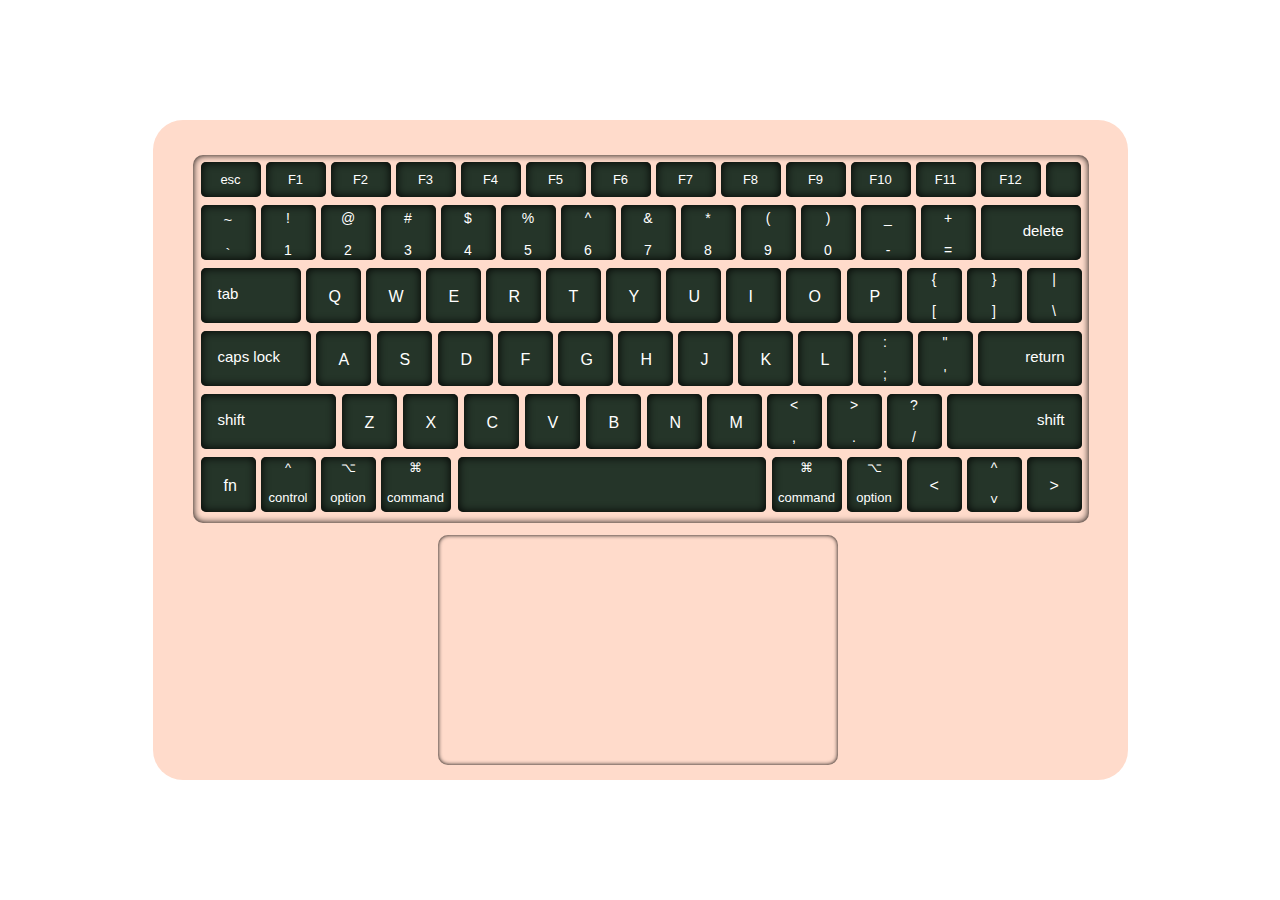
<file: index.html>
<!DOCTYPE html>
<html lang="en" dir="ltr">
  <head>
    <meta charset="utf-8">

    <link rel="stylesheet" href="styles.css">
    <title>CSSimage3</title>
  </head>
  <body>
    <div class="container">
      <div class="outsquare">
        <div class="keypadsquare">
          <div class="flbutton button1"><p style="text-align: center; font-size: 13px; margin:10px;">esc</p></div>
          <div class="flbutton button2"><p style="text-align: center; font-size: 13px; margin:10px;">F1</p></div>
          <div class="flbutton button3"><p style="text-align: center; font-size: 13px; margin:10px;">F2</p></div>
          <div class="flbutton button4"><p style="text-align: center; font-size: 13px; margin:10px;">F3</p></div>
          <div class="flbutton button5"><p style="text-align: center; font-size: 13px; margin:10px;">F4</p></div>
          <div class="flbutton button6"><p style="text-align: center; font-size: 13px; margin:10px;">F5</p></div>
          <div class="flbutton button7"><p style="text-align: center; font-size: 13px; margin:10px;">F6</p></div>
          <div class="flbutton button8"><p style="text-align: center; font-size: 13px; margin:10px;">F7</p></div>
          <div class="flbutton button9"><p style="text-align: center; font-size: 13px; margin:10px;">F8</p></div>
          <div class="flbutton button10"><p style="text-align: center; font-size: 13px; margin:10px;">F9</p></div>
          <div class="flbutton button11"><p style="text-align: center; font-size: 13px; margin:10px;">F10</p></div>
          <div class="flbutton button12"><p style="text-align: center; font-size: 13px; margin:10px;">F11</p></div>
          <div class="flbutton button13"><p style="text-align: center; font-size: 13px; margin:10px;">F12</p></div>
          <div class="powerbutton button14"></div>

          <div class="sqbutton button15"><p style="text-align: center; font-size: 15px; margin:6px;">~<br><br>`</p></div>
          <div class="sqbutton button16"><p style="text-align: center; font-size: 14px; margin:5px;">!<br><br>1</p></div>
          <div class="sqbutton button17"><p style="text-align: center; font-size: 14px; margin:5px;">@<br><br>2</p></div>
          <div class="sqbutton button18"><p style="text-align: center; font-size: 14px; margin:5px;">#<br><br>3</p></div>
          <div class="sqbutton button19"><p style="text-align: center; font-size: 14px; margin:5px;">$<br><br>4</p></div>
          <div class="sqbutton button20"><p style="text-align: center; font-size: 14px; margin:5px;">%<br><br>5</p></div>
          <div class="sqbutton button21"><p style="text-align: center; font-size: 14px; margin:5px;">^<br><br>6</p></div>
          <div class="sqbutton button22"><p style="text-align: center; font-size: 14px; margin:5px;">&<br><br>7</p></div>
          <div class="sqbutton button23"><p style="text-align: center; font-size: 14px; margin:5px;">*<br><br>8</p></div>
          <div class="sqbutton button24"><p style="text-align: center; font-size: 14px; margin:5px;">(<br><br>9</p></div>
          <div class="sqbutton button25"><p style="text-align: center; font-size: 14px; margin:5px;">)<br><br>0</p></div>
          <div class="sqbutton button26"><p style="text-align: center; font-size: 14px; margin:5px;">_<br><br>-</p></div>
          <div class="sqbutton button27"><p style="text-align: center; font-size: 14px; margin:5px;">+<br><br>=</p></div>
          <div class="deletebutton button28"><p style="text-align:right; font-size: 15px; margin:17px;">delete</p></div>

          <div class="tabbutton button29"><p style="text-align:left; font-size: 15px; margin:17px;">tab</p></div>
          <div class="sqbutton button30"><p>Q</p></div>
          <div class="sqbutton button31"><p>W</p></div>
          <div class="sqbutton button32"><p>E</p></div>
          <div class="sqbutton button33"><p>R</p></div>
          <div class="sqbutton button34"><p>T</p></div>
          <div class="sqbutton button35"><p>Y</p></div>
          <div class="sqbutton button36"><p>U</p></div>
          <div class="sqbutton button37"><p>I</p></div>
          <div class="sqbutton button38"><p>O</p></div>
          <div class="sqbutton button39"><p>P</p></div>
          <div class="sqbutton button40"><p style="text-align: center; font-size: 14px; margin:3px;">{<br><br>[</p></div>
          <div class="sqbutton button41"><p style="text-align: center; font-size: 14px; margin:3px;">}<br><br>]</p></div>
          <div class="sqbutton button42"><p style="text-align: center; font-size: 14px; margin:3px;">|<br><br>\</p></div>

          <div class="capsbutton button43"><p style="text-align:left; font-size: 15px; margin:17px;">caps lock</p></div>
          <div class="sqbutton button44"><p>A</p></div>
          <div class="sqbutton button45"><p>S</p></div>
          <div class="sqbutton button46"><p>D</p></div>
          <div class="sqbutton button47"><p>F</p></div>
          <div class="sqbutton button48"><p>G</p></div>
          <div class="sqbutton button49"><p>H</p></div>
          <div class="sqbutton button50"><p>J</p></div>
          <div class="sqbutton button51"><p>K</p></div>
          <div class="sqbutton button52"><p>L</p></div>
          <div class="sqbutton button53"><p style="text-align: center; font-size: 14px; margin:3px;">:<br><br>;</p></div>
          <div class="sqbutton button54"><p style="text-align: center; font-size: 14px; margin:3px;">"<br><br>'</p></div>
          <div class="returnbutton button55"><p style="text-align: right; font-size: 15px; margin:17px;">return</p></div>

          <div class="shiftbutton button56"><p style="text-align: left; font-size: 15px; margin:17px;">shift</p></div>
          <div class="sqbutton button57"><p>Z</p></div>
          <div class="sqbutton button58"><p>X</p></div>
          <div class="sqbutton button59"><p>C</p></div>
          <div class="sqbutton button60"><p>V</p></div>
          <div class="sqbutton button61"><p>B</p></div>
          <div class="sqbutton button62"><p>N</p></div>
          <div class="sqbutton button63"><p>M</p></div>
          <div class="sqbutton button64"><p style="text-align: center; font-size: 14px; margin:3px;"><<br><br>,</p></div>
          <div class="sqbutton button65"><p style="text-align: center; font-size: 14px; margin:3px;">><br><br>.</p></div>
          <div class="sqbutton button66"><p style="text-align: center; font-size: 14px; margin:3px;">?<br><br>/</p></div>
          <div class="shiftbutton button67"><p style="text-align: right; font-size: 15px; margin:17px;">shift</p></div>

          <div class="sqbutton button68"><p>fn</p></div>
          <div class="sqbutton button69"><p style="text-align: center; font-size: 13px; margin:3px;">^<br><br>control</p></div>
          <div class="sqbutton button70"><p style="text-align: center; font-size: 13px; margin:3px;">⌥<br><br>option</p></div>
          <div class="cmdbutton button71"><p style="text-align: center; font-size: 13px; margin:3px;">⌘<br><br>command</p></div>
          <div class="spacebutton button72"></div>
          <div class="cmdbutton button73"><p style="text-align: center; font-size: 13px; margin:3px;">⌘<br><br>command</p></div>
          <div class="sqbutton button74"><p style="text-align: center; font-size: 13px; margin:3px;">⌥<br><br>option</p></div>
          <div class="sqbutton button75"><p><</p></div>
          <div class="sqbutton button76"><p style="text-align: center; font-size: 14px; margin:3px;">^<br><br>˅</p></div>
          <div class="sqbutton button77"><p>></p></div>
        </div>
        <div class="touchpad"></div>
      </div>
    </div>
  </body>
</html>
</file>
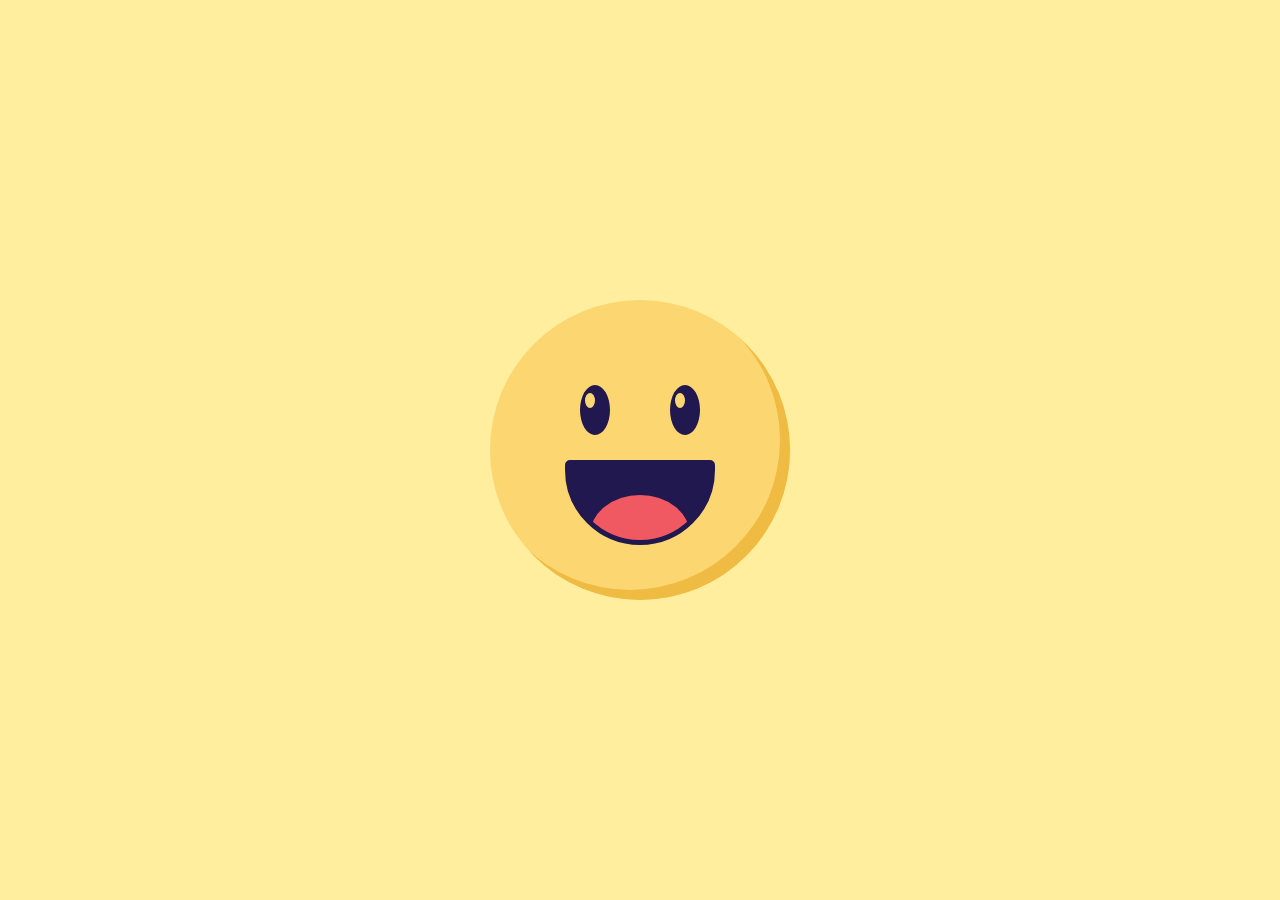
<file: index1.html>
<!DOCTYPE html>
<html lang="en" dir="ltr">
  <head>
    <meta charset="utf-8">
    <link rel="stylesheet" href="styles1.css">
    <title>CSSimage1</title>
  </head>
  <body>


      <div class="head">
        <div class="face">
          <div class="mouth">
            <div class="tongue"></div>
          </div>
          <div class="eye-group">
            <div class="eye eye-left">
              <div class="pupil"></div>
            </div>
            <div class="eye eye-right">
              <div class="pupil"></div>
            </div>
         </div>
        </div>
      </div>

  </body>
</html>
</file>
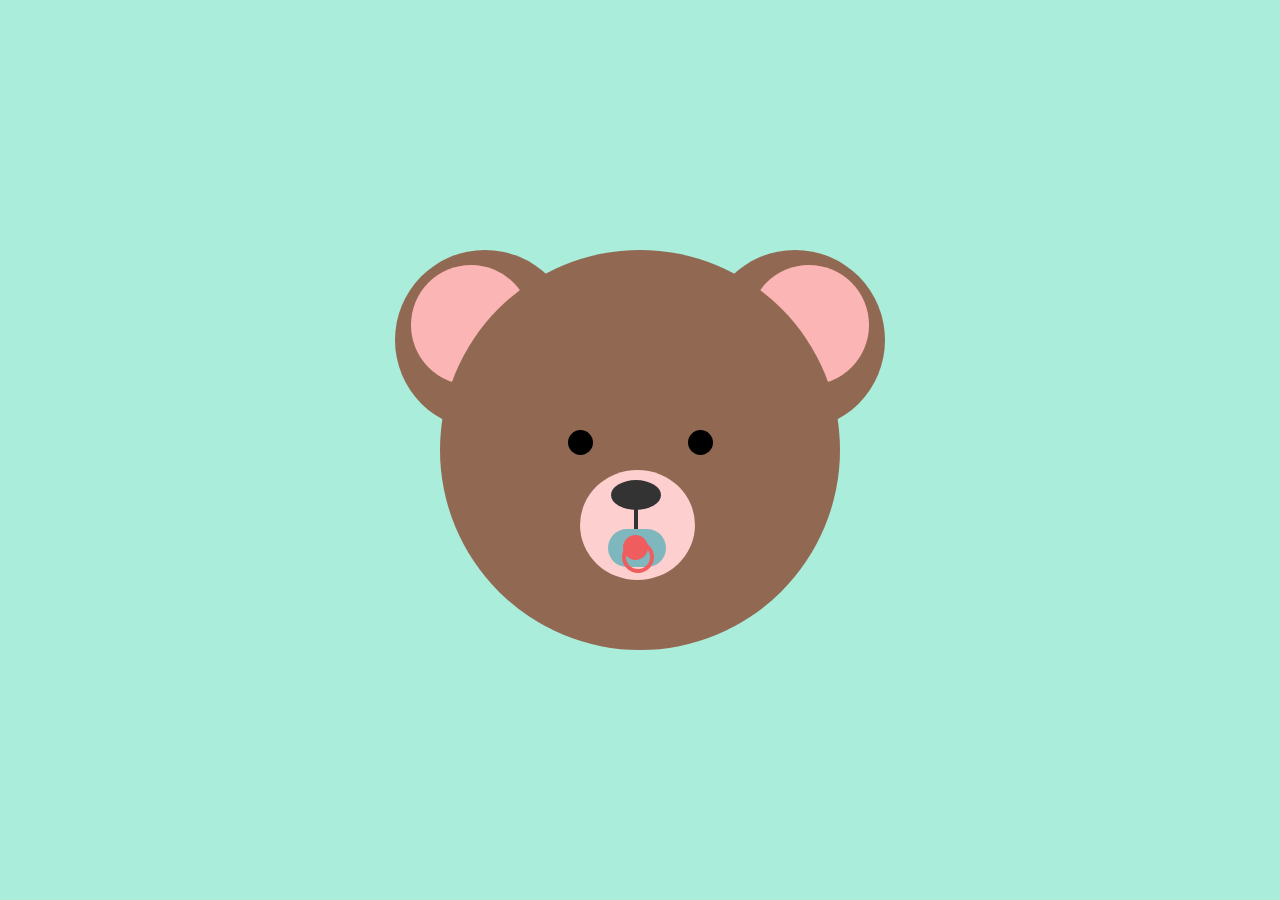
<file: index2.html>
<!DOCTYPE html>
<html lang="en" dir="ltr">
  <head>
    <meta charset="utf-8">
    <link rel="stylesheet" href="styles2.css">
    <title>CSSimage2</title>
  </head>
  <body>
    <div class="container">
      <div class="ears">
        <div class="ear ear-left">
          <div class="inner-left"></div>
        </div>
        <div class="ear ear-right">
          <div class="inner-right"></div>
        </div>
      </div>
      <div class="face">
        <div class="eyes">
          <div class="eye eye-left"></div>
          <div class="eye eye-right"></div>
        </div>
        <div class="snout">
          <div class="nose"></div>
          <div class="bridge"></div>
          <div class="mouth"></div>
          <div class="paci">
            <div class="mid"></div>
            <div class="ring"></div>
          </div>
        </div>
      </div>
    </div>

  </body>
</html>
</file>
<file: styles.css>
html{
  overflow: scroll;
}
body {
  height: 100%;
  width: 100%;
  overflow: hidden;
  padding: 0;
  margin: 0;
}
.container,.outsquare,.keypadsquare,.touchpad,.sqbutton
{
  position: absolute;
}
/*
span
{
  margin-left:20px;
  font-family: sans-serif;
  font-size:12px;
  background: green;
}*/
p
{
  margin:20px 23px;
  font-family: sans-serif;
}
.container
{
  margin: auto;
  top: 0;
  bottom: 0;
  left: 0;
  right: 0;
  width:975px;
  height: 660px;
}

.outsquare
{
  width: 975px;
  height: 660px;
  background: rgba(255,219,203);/*#F7CAC9#FFCCB3*/;
  border-radius: 30px;
}
.keypadsquare
{

  width: 896px;
  height: 368px;
  border-radius: 10px;
  top: 35px;
  left: 40px;
  box-shadow: inset 0 0 7px 0 rgb(0,0,0,1);

}
.touchpad
{

  width: 400px;
  height: 230px;
  box-shadow: inset 0 0 4px 0 rgb(0,0,0,1);
  border-radius: 10px;
  top: 415px;
  left: 285px;
}

.sqbutton
{
  box-shadow: inset 0 0 10px 0 black;
  color: white;
  width: 55px;
  height: 55px;
  background:#253529;
  border-radius: 5px;

}
.button15
{
  top: 50px;
  left: 8px;
}

.button16
{
  top: 50px;
  left: 68px;
}
.button17
{
  top: 50px;
  left: 128px;
}
.button18
{
  top: 50px;
  left: 188px;
}
.button19
{
  top: 50px;
  left: 248px;
}
.button20
{
  top: 50px;
  left: 308px;
}
.button21
{
  top: 50px;
  left: 368px;
}
.button22
{
  top: 50px;
  left: 428px;
}
.button23
{
  top: 50px;
  left: 488px;
}
.button24
{
  top: 50px;
  left: 548px;
}

.button25
{
  top: 50px;
  left: 608px;
}
.button26
{
  top: 50px;
  left: 668px;
}
.button27
{
  top: 50px;
  left: 728px;
}
.button28
{
  position: absolute;
  box-shadow: inset 0 0 10px 0 black;
  color: white;
  width: 100px;
  height: 55px;
  background:#253529;
  border-radius: 5px;
  top: 50px;
  left: 788px;
}
.flbutton
{
  box-shadow: inset 0 0 10px 0 black;
  position: absolute;
  color: white;
  font-size: 15px;
  width: 60px;
  height: 35px;
  background:#253529;
  border-radius: 5px;
}
.button1
{

  top: 7px;
  left: 8px;
}

.button2
{
  top: 7px;
  left: 73px;
}
.button3
{
  top: 7px;
  left: 138px;
}
.button4
{
  top: 7px;
  left: 203px;
}
.button5
{
  top: 7px;
  left: 268px;
}
.button6
{
  top: 7px;
  left: 333px;
}
.button7
{
  top: 7px;
  left: 398px;
}
.button8
{
  top: 7px;
  left: 463px;
}
.button9
{
  top: 7px;
  left: 528px;
}
.button10
{
  top: 7px;
  left: 593px;
}

.button11
{
  top: 7px;
  left: 658px;
}
.button12
{
  top: 7px;
  left: 723px;
}
.button13
{
  top: 7px;
  left: 788px;
}
.button14
{
  box-shadow: inset 0 0 10px 0 black;
  position: absolute;
  top: 7px;
  left: 853px;
  width: 35px;
  height: 35px;
  background:#253529;
  border-radius: 5px;
}
.button29
{
  box-shadow: inset 0 0 10px 0 black;
  position: absolute;
  color: white;
  top: 113px;
  left: 8px;
  width: 100px;
  height: 55px;
  background:#253529;
  border-radius: 5px;
}
.button30
{
  top: 113px;
  left: 113px;
}
.button31
{
  top: 113px;
  left: 173px;
}
.button32
{
  top: 113px;
  left: 233px;
}
.button33
{
  top: 113px;
  left: 293px;
}
.button34
{
  top: 113px;
  left: 353px;
}
.button35
{
  top: 113px;
  left:413px;
}
.button36
{
  top: 113px;
  left: 473px;
}
.button37
{
  top: 113px;
  left: 533px;
}
.button38
{
  top: 113px;
  left: 593px;
}
.button39
{
  top: 113px;
  left: 654px;
}
.button40
{
  top: 113px;
  left: 714px;
}
.button41
{
  top: 113px;
  left: 774px;
}
.button42
{
  top: 113px;
  left: 834px;
}
.button43
{
  box-shadow: inset 0 0 10px 0 black;
  color: white;
  position: absolute;
  top: 176px;
  left: 8px;
  width: 110px;
  height: 55px;
  background:#253529;
  border-radius: 5px;
}
.button44
{
  top: 176px;
  left: 123px;
}
.button45
{
  top: 176px;
  left: 184px;
}
.button46
{
  top: 176px;
  left: 245px;
}
.button47
{
  top: 176px;
  left: 305px;
}
.button48
{
  top: 176px;
  left: 365px;
}
.button49
{
  top: 176px;
  left: 425px;
}
.button50
{
  top: 176px;
  left: 485px;
}
.button51
{
  top: 176px;
  left: 545px;
}
.button52
{
  top: 176px;
  left: 605px;
}
.button53
{
  top: 176px;
  left: 665px;
}
.button54
{
  top: 176px;
  left: 725px;
}
.button55
{
  box-shadow: inset 0 0 10px 0 black;
  color: white;
  position: absolute;
  top: 176px;
  left: 785px;
  width: 104px;
  height: 55px;
  background:#253529;
  border-radius: 5px;
}
.button56
{
  box-shadow: inset 0 0 10px 0 black;
  color: white;
  position: absolute;
  top: 239px;
  left: 8px;
  width: 135px;
  height: 55px;
  background:#253529;
  border-radius: 5px;
}

.button57
{
  top: 239px;
  left: 149px;
}
.button58
{
  top: 239px;
  left: 210px;
}
.button59
{
  top: 239px;
  left: 271px;
}
.button60
{
  top: 239px;
  left: 332px;
}
.button61
{
  top: 239px;
  left: 393px;
}
.button62
{
  top: 239px;
  left: 454px;
}
.button63
{
  top: 239px;
  left: 514px;
}
.button64
{
  top: 239px;
  left: 574px;
}
.button65
{
  top: 239px;
  left: 634px;
}
.button66
{
  top: 239px;
  left: 694px;
}
.button67
{
  box-shadow: inset 0 0 10px 0 black;
  color: white;
  position: absolute;
  top: 239px;
  left: 754px;
  width: 135px;
  height: 55px;
  background:#253529;
  border-radius: 5px;
}

.button68
{
  top: 302px;
  left: 8px;
}
.button69
{
  top: 302px;
  left: 68px;
}

.button70
{
  top: 302px;
  left: 128px;
}
.button71
{
  box-shadow: inset 0 0 10px 0 black;
  color: white;
  position: absolute;
  top: 302px;
  left: 188px;
  width: 70px;
  height: 55px;
  background:#253529;
  border-radius: 5px;
}
.button72
{
  box-shadow: inset 0 0 10px 0 black;
  color: white;
  position: absolute;
  top: 302px;
  left: 265px;
  width: 308px;
  height: 55px;
  background:#253529;
  border-radius: 5px;
}
.button73
{
  box-shadow: inset 0 0 10px 0 black;
  color: white;
  position: absolute;
  top: 302px;
  left: 579px;
  width: 70px;
  height: 55px;
  background:#253529;
  border-radius: 5px;
}
.button74
{
  top: 302px;
  left: 654px;
}
.button75
{
  top: 302px;
  left: 714px;
}
.button76
{
  top: 302px;
  left: 774px;
}
.button77
{
  top: 302px;
  left: 834px;
}
</file>
<file: styles1.css>
html,
body {
  height: 100%;
  width: 100%;
  overflow: hidden;
  padding: 0;
  margin: 0;
}
body {
  background: #FEEE9D;
}
* {
  position: absolute;
}
.head {
  width: 300px;
  height: 300px;
  transform:translate(-50%, -50%);
  top: 50%;
  left: 50%;
  border-radius: 50%;
  background-color: #FBD671;
  box-shadow:inset -10px -10px 0px #EFBB42;
}

.face {
  width: 150px;
  height: 170px;
  left: 75px;
  top: 75px;

}
.mouth {
  width: 93%;
  height: 75px;
  bottom: 0;
  left: 0;
  background-color: #20184E;
  border-radius: 10px 10px 150px 150px;
  border: 5px solid #20184E;
  overflow: hidden;


}
.eye-group {
  width: 150px;
  height: 50px;
  top: 10px;
  left: 0;

}
.eye {
  background-color: #20184E;
  width: 30px;
  height: 50px;
  border-radius: 50%;
}
.eye-left {
  left: 15px;
}
.eye-right {
  right: 15px;
}
.tongue {
  width: 100px;
  height: 80px;
  left: 20px;
  top: 30px;
  background-color: #F15962;
  border-radius: 50%;

}
.pupil {
  width: 10px;
  height: 15px;
  top: 8px;
  left:5px;
  background-color: #FBD671;
  border-radius: 50%;
}
</file>
<file: styles2.css>
body
{
  background: #A9EDDA;
}
.container,
.ear,.face,.inner,.eyes,.eye,.nose,.bridge,.mouth,.paci,.snout,.ears{
  position: absolute;
}
.container
{
  margin: auto;
  top: 0;
  bottom: 0;
  left: 0;
  right: 0;
  width: 400px;
  height: 400px;

}
.face{
  width: 400px;
  height: 400px;
  background: #916953;
  border-radius:50%;
}
.eyes
{
  width: 325px;
  height: 50px;
  top: 150px;
  left: 38px;

}
.eye
{
  background-color: #000;
  width: 25px;
  height: 25px;
  border-radius: 50%;
  top: 30px;
}
.eye-left {
  left: 90px;
}
.eye-right {
  right: 90px;
}
.snout
{
  top: 220px;
  left: 140px;
  width: 115px;
  height: 110px;
  border-radius: 50%;
  background: #FDCFCF;
}
.nose
{
  width: 50px;
  height: 30px;
  top: 10px;
  left: 31px;
  border-radius: 50%;
  background: #333;
}
.bridge
{
  background: #333;
  height: 59px;
  width: 4px;
  top: 15px;
  left: 54px;
}
.mouth
{
  position: absolute;
  top: 58px;
  left: 42px;
  border-radius: 0% 0% 100% 100%;
  width: 30px;
  height: 15px;

  border-bottom: 2px solid black;
}

.ears
{
  top: 20px;
  left: -50px;
  width: 500px;
  height:80px;
}
.inner-right
{
  position: absolute;
  width: 120px;
  height: 120px;
  border-radius: 50%;
  background: #FCB5B5;
  top: 15px;
  right: 16px;
}
.inner-left
{
  position: absolute;
  width: 120px;
  height: 120px;
  border-radius: 50%;
  background: #FCB5B5;
  top: 15px;
  left: 16px;
}

.ear {
  top: -20px;
  background-color:#916953;
  width: 180px;
  height: 180px;
  border-radius: 50%;
}
.ear-left {
  left: 5px;
}
.ear-right {
  right: 5px;
}

.paci
{
  position: absolute;
  width: 58px;
  height: 38px;
  background: #7FB7BE;
  border-radius: 20px;
  top: 59px;
  left: 28px;
}
.mid
{
  position: absolute;
  width: 25px;
  height: 25px;
  background: #F05D5E;
  border-radius: 50%;
  left: 15px;
  top: 6px;
}

.ring {
  position: absolute;
  top: 12px;
  left: 14px;
  width: 24px;
  height: 24px;
  border: 4px solid #F05D5E;
  border-radius: 20px;
}
</file>
